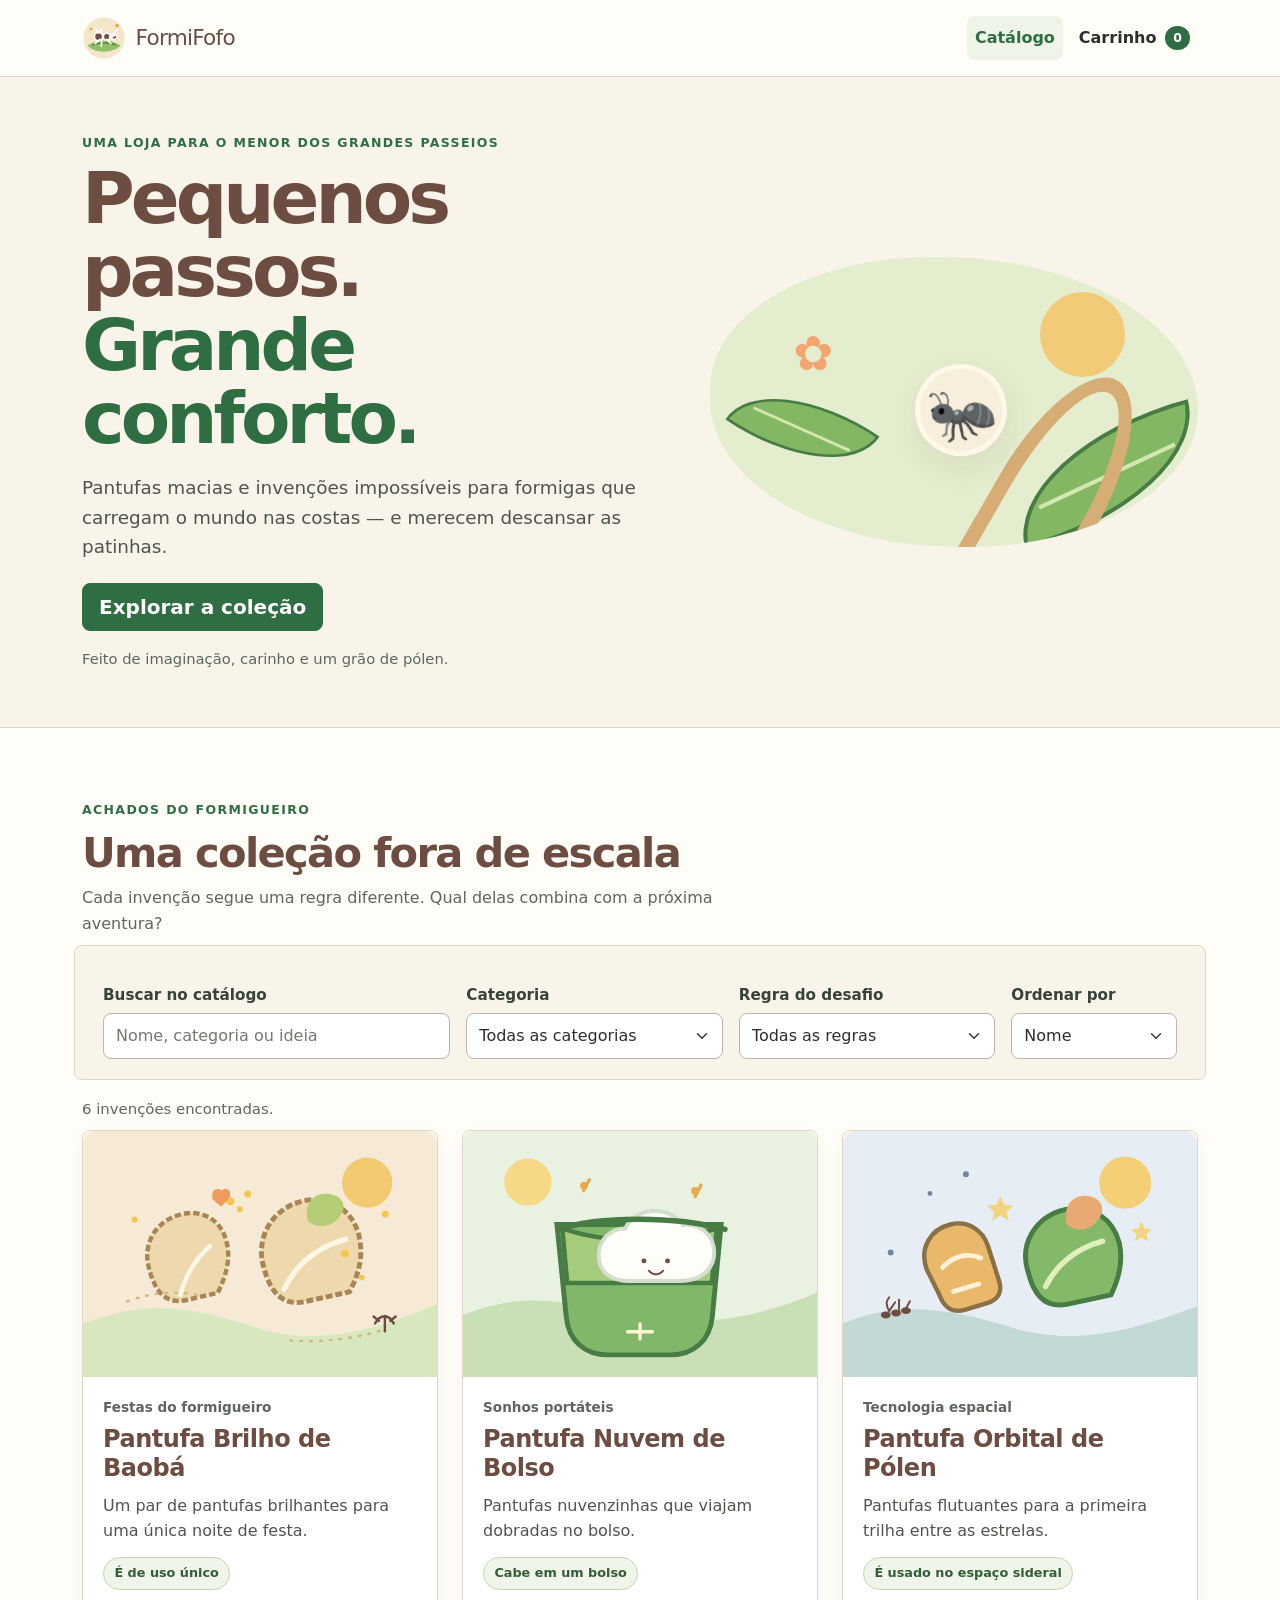
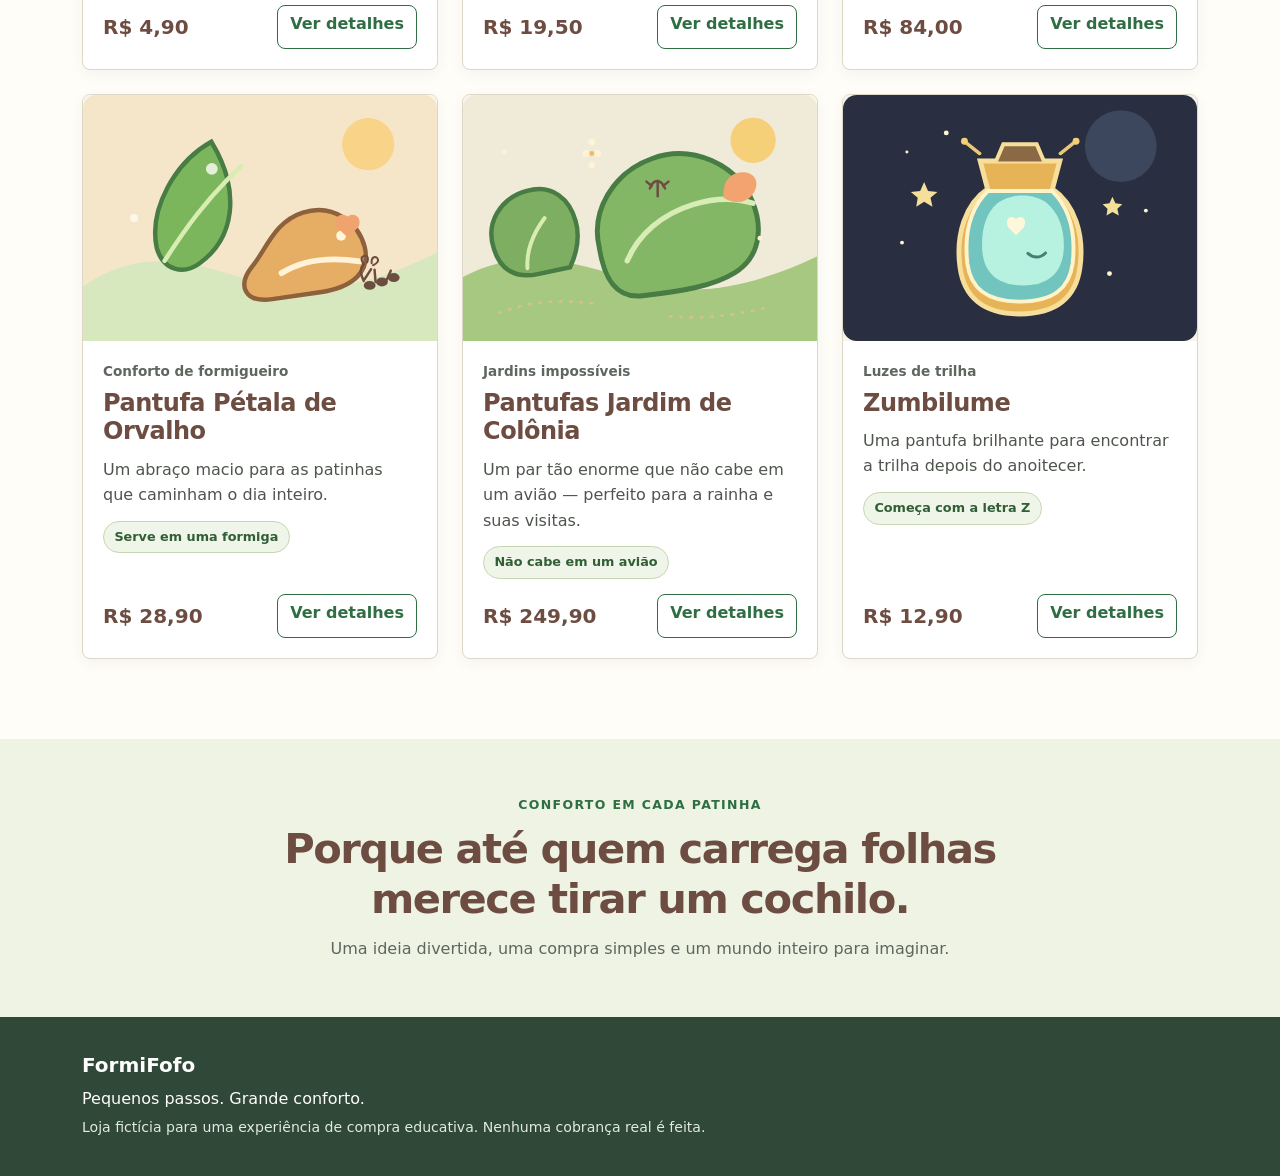
<file: web/index.html>
﻿<!doctype html>
<html lang="pt-BR">
<head>
  <meta charset="utf-8">
  <meta name="viewport" content="width=device-width, initial-scale=1">
  <meta name="description" content="Pantufas e invenções minúsculas para formigas. Descubra a FormiFofo: pequenos passos, grande conforto.">
  <meta property="og:type" content="website">
  <meta property="og:locale" content="pt_BR">
  <meta property="og:site_name" content="FormiFofo">
  <meta property="og:title" content="FormiFofo — pequenos passos, grande conforto">
  <meta property="og:description" content="Uma loja imaginária de pantufas e invenções para formigas. Explore o catálogo e prepare seu formigueiro para novas aventuras.">
  <title>FormiFofo | Pantufas para pequenos passos</title>
  <link rel="icon" type="image/svg+xml" href="assets/favicon.svg">
  <link href="https://cdn.jsdelivr.net/npm/bootstrap@5.3.3/dist/css/bootstrap.min.css" rel="stylesheet" integrity="sha384-QWTKZyjpPEjISv5WaRU9OFeRpok6YctnYmDr5pNlyT2bRjXh0JMhjY6hW+ALEwIH" crossorigin="anonymous">
  <link rel="stylesheet" href="css/styles.css">
  <script src="js/store.js" defer></script>
  <script src="js/main.js" defer></script>
  <script src="https://cdn.jsdelivr.net/npm/bootstrap@5.3.3/dist/js/bootstrap.bundle.min.js" integrity="sha384-YvpcrYf0tY3lHB60NNkmXc5s9fDVZLESaAA55NDzOxhy9GkcIdslK1eN7N6jIeHz" crossorigin="anonymous" defer></script>
</head>
<body>
  <a class="skip-link" href="#conteudo">Pular para o conteúdo principal</a>
  <header class="site-header">
    <nav class="navbar navbar-expand-lg" aria-label="Navegação principal">
      <div class="container">
        <a class="navbar-brand brand-lockup" href="index.html" aria-label="FormiFofo, página inicial">
          <img src="assets/formifofo-selo.svg" width="44" height="44" alt="">
          <span>FormiFofo</span>
        </a>
        <button class="navbar-toggler" type="button" data-bs-toggle="collapse" data-bs-target="#menuPrincipal" aria-controls="menuPrincipal" aria-expanded="false" aria-label="Abrir menu">
          <span class="navbar-toggler-icon"></span>
        </button>
        <div class="collapse navbar-collapse" id="menuPrincipal">
          <ul class="navbar-nav ms-auto align-items-lg-center gap-lg-2">
            <li class="nav-item"><a class="nav-link active" aria-current="page" href="index.html">Catálogo</a></li>
            <li class="nav-item"><a class="nav-link cart-link" href="checkout.html" aria-label="Carrinho, 0 itens">Carrinho <span class="cart-count" data-cart-count aria-hidden="true">0</span></a></li>
          </ul>
        </div>
      </div>
    </nav>
  </header>

  <main id="conteudo" tabindex="-1">
    <section class="hero" aria-labelledby="titulo-principal">
      <div class="container hero-content">
        <div class="hero-copy">
          <p class="eyebrow">Uma loja para o menor dos grandes passeios</p>
          <h1 id="titulo-principal">Pequenos passos.<br><span>Grande conforto.</span></h1>
          <p class="lead">Pantufas macias e invenções impossíveis para formigas que carregam o mundo nas costas — e merecem descansar as patinhas.</p>
          <a class="btn btn-primary btn-lg" href="#colecao">Explorar a coleção</a>
          <p class="hero-note">Feito de imaginação, carinho e um grão de pólen.</p>
        </div>
        <div class="hero-art" aria-hidden="true">
          <span class="hero-sun"></span>
          <span class="hero-leaf hero-leaf-one"></span>
          <span class="hero-leaf hero-leaf-two"></span>
          <span class="hero-path"></span>
          <span class="hero-ant">🐜</span>
          <span class="hero-flower">✿</span>
        </div>
      </div>
    </section>

    <section class="container catalog-section py-5" id="colecao" aria-labelledby="titulo-colecao">
      <div class="section-heading">
        <div>
          <p class="eyebrow">Achados do formigueiro</p>
          <h2 id="titulo-colecao">Uma coleção fora de escala</h2>
          <p class="section-intro">Cada invenção segue uma regra diferente. Qual delas combina com a próxima aventura?</p>
        </div>
      </div>

      <form class="filter-panel row g-3 align-items-end" role="search" aria-label="Buscar e filtrar produtos">
        <div class="col-12 col-md-6 col-xl-4">
          <label class="form-label" for="buscaProduto">Buscar no catálogo</label>
          <input class="form-control" id="buscaProduto" type="search" placeholder="Nome, categoria ou ideia" autocomplete="off">
        </div>
        <div class="col-12 col-sm-6 col-xl-3">
          <label class="form-label" for="filtroCategoria">Categoria</label>
          <select class="form-select" id="filtroCategoria"><option value="">Todas as categorias</option></select>
        </div>
        <div class="col-12 col-sm-6 col-xl-3">
          <label class="form-label" for="filtroRegra">Regra do desafio</label>
          <select class="form-select" id="filtroRegra"><option value="">Todas as regras</option></select>
        </div>
        <div class="col-12 col-xl-2">
          <label class="form-label" for="ordenacao">Ordenar por</label>
          <select class="form-select" id="ordenacao">
            <option value="nome">Nome</option>
            <option value="menor-preco">Menor preço</option>
            <option value="maior-preco">Maior preço</option>
          </select>
        </div>
      </form>

      <div class="catalog-status-row">
        <p id="resultadoBusca" class="catalog-status" role="status" aria-live="polite"></p>
        <p id="avisoLoja" class="store-notice" role="status" aria-live="polite" hidden></p>
      </div>
      <div class="row g-4" id="listaProdutos" aria-label="Produtos da FormiFofo"></div>
      <div class="empty-state" id="semResultados" hidden>
        <span class="empty-state-icon" aria-hidden="true">🍃</span>
        <h3>Esse caminho ainda não tem pegadas</h3>
        <p>Tente outra palavra ou escolha filtros diferentes.</p>
      </div>
      <noscript><p class="alert alert-warning mt-4">Ative o JavaScript para explorar o catálogo e usar o carrinho.</p></noscript>
    </section>

    <section class="brand-promise" aria-labelledby="titulo-promessa">
      <div class="container promise-content">
        <p class="eyebrow">Conforto em cada patinha</p>
        <h2 id="titulo-promessa">Porque até quem carrega folhas merece tirar um cochilo.</h2>
        <p>Uma ideia divertida, uma compra simples e um mundo inteiro para imaginar.</p>
      </div>
    </section>
  </main>

  <footer class="site-footer">
    <div class="container footer-content">
      <a class="footer-brand" href="index.html">FormiFofo</a>
      <p>Pequenos passos. Grande conforto.</p>
      <p class="footer-note">Loja fictícia para uma experiência de compra educativa. Nenhuma cobrança real é feita.</p>
    </div>
  </footer>
</body>
</html>
</file>
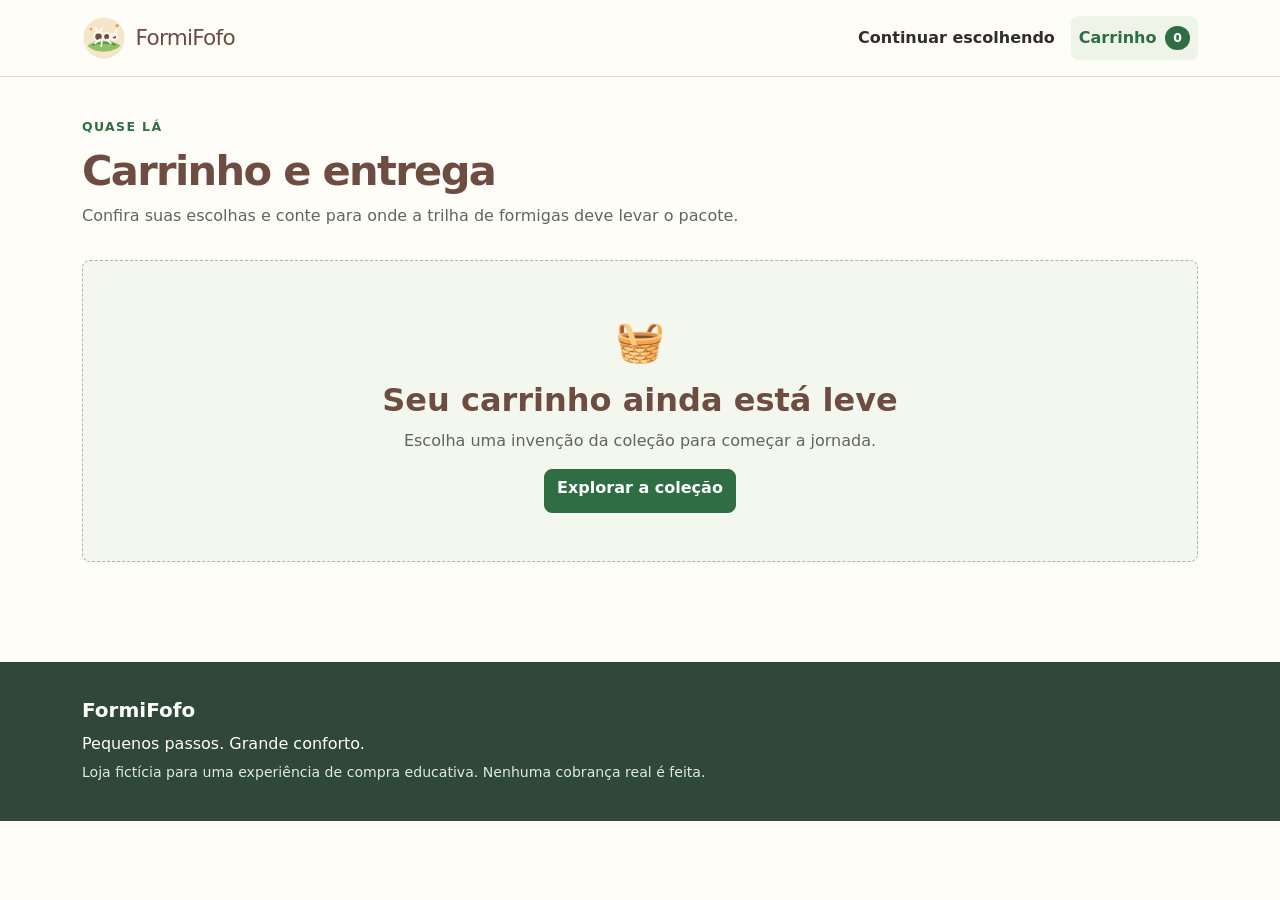
<file: web/checkout.html>
﻿<!doctype html>
<html lang="pt-BR">
<head>
  <meta charset="utf-8">
  <meta name="viewport" content="width=device-width, initial-scale=1">
  <meta name="description" content="Revise seu carrinho e preencha os dados para concluir uma compra simulada na FormiFofo.">
  <meta property="og:type" content="website">
  <meta property="og:locale" content="pt_BR">
  <meta property="og:site_name" content="FormiFofo">
  <meta property="og:title" content="Carrinho e checkout | FormiFofo">
  <meta property="og:description" content="Confira suas invenções e prepare a entrega para o formigueiro.">
  <title>Carrinho e checkout | FormiFofo</title>
  <link rel="icon" type="image/svg+xml" href="assets/favicon.svg">
  <link href="https://cdn.jsdelivr.net/npm/bootstrap@5.3.3/dist/css/bootstrap.min.css" rel="stylesheet" integrity="sha384-QWTKZyjpPEjISv5WaRU9OFeRpok6YctnYmDr5pNlyT2bRjXh0JMhjY6hW+ALEwIH" crossorigin="anonymous">
  <link rel="stylesheet" href="css/styles.css">
  <script src="js/store.js" defer></script>
  <script src="js/checkout.js" defer></script>
  <script src="https://cdn.jsdelivr.net/npm/bootstrap@5.3.3/dist/js/bootstrap.bundle.min.js" integrity="sha384-YvpcrYf0tY3lHB60NNkmXc5s9fDVZLESaAA55NDzOxhy9GkcIdslK1eN7N6jIeHz" crossorigin="anonymous" defer></script>
</head>
<body>
  <a class="skip-link" href="#conteudo">Pular para o conteúdo principal</a>
  <header class="site-header">
    <nav class="navbar navbar-expand-lg" aria-label="Navegação principal">
      <div class="container">
        <a class="navbar-brand brand-lockup" href="index.html" aria-label="FormiFofo, página inicial"><img src="assets/formifofo-selo.svg" width="44" height="44" alt=""><span>FormiFofo</span></a>
        <button class="navbar-toggler" type="button" data-bs-toggle="collapse" data-bs-target="#menuPrincipal" aria-controls="menuPrincipal" aria-expanded="false" aria-label="Abrir menu"><span class="navbar-toggler-icon"></span></button>
        <div class="collapse navbar-collapse" id="menuPrincipal">
          <ul class="navbar-nav ms-auto align-items-lg-center gap-lg-2">
            <li class="nav-item"><a class="nav-link" href="index.html#colecao">Continuar escolhendo</a></li>
            <li class="nav-item"><a class="nav-link active cart-link" href="checkout.html" aria-current="page" aria-label="Carrinho, 0 itens">Carrinho <span class="cart-count" data-cart-count aria-hidden="true">0</span></a></li>
          </ul>
        </div>
      </div>
    </nav>
  </header>

  <main id="conteudo" tabindex="-1" class="container page-section">
    <div class="page-heading">
      <p class="eyebrow">Quase lá</p>
      <h1>Carrinho e entrega</h1>
      <p class="section-intro">Confira suas escolhas e conte para onde a trilha de formigas deve levar o pacote.</p>
    </div>

    <section id="carrinhoVazio" class="empty-state" hidden aria-labelledby="tituloCarrinhoVazio">
      <span class="empty-state-icon" aria-hidden="true">🧺</span>
      <h2 id="tituloCarrinhoVazio">Seu carrinho ainda está leve</h2>
      <p>Escolha uma invenção da coleção para começar a jornada.</p>
      <a class="btn btn-primary" href="index.html#colecao">Explorar a coleção</a>
    </section>

    <div class="row g-4 g-xl-5 checkout-layout" id="checkoutLayout" hidden>
      <section class="col-12 col-xl-7" aria-labelledby="titulo-dados">
        <h2 id="titulo-dados" class="h3 mb-4">Dados para a entrega</h2>
        <p class="simulation-note">Esta compra é uma simulação educativa. Não informe dados de pagamento reais; nenhuma cobrança será feita.</p>
        <form id="checkoutForm" novalidate>
          <fieldset class="form-section">
            <legend>Quem vai receber?</legend>
            <div class="row g-3">
              <div class="col-12 col-md-7">
                <label for="nome" class="form-label">Nome completo</label>
                <input class="form-control" id="nome" name="nome" type="text" autocomplete="name" minlength="2" required aria-describedby="nomeErro">
                <div class="field-error" id="nomeErro" aria-live="polite"></div>
              </div>
              <div class="col-12 col-md-5">
                <label for="telefone" class="form-label">Telefone <span class="optional-label">(opcional)</span></label>
                <input class="form-control" id="telefone" name="telefone" type="tel" inputmode="tel" autocomplete="tel" placeholder="(11) 99999-9999" aria-describedby="telefoneErro">
                <div class="field-error" id="telefoneErro" aria-live="polite"></div>
              </div>
              <div class="col-12">
                <label for="email" class="form-label">E-mail</label>
                <input class="form-control" id="email" name="email" type="email" autocomplete="email" required aria-describedby="emailErro">
                <div class="field-error" id="emailErro" aria-live="polite"></div>
              </div>
            </div>
          </fieldset>

          <fieldset class="form-section">
            <legend>Onde deixamos o pacote?</legend>
            <p class="form-hint">Busque seu CEP para preencher parte do endereço. Você também pode digitar os dados manualmente.</p>
            <div class="row g-3">
              <div class="col-12 col-md-5">
                <label for="cep" class="form-label">CEP</label>
                <div class="input-group">
                  <input class="form-control" id="cep" name="cep" type="text" inputmode="numeric" autocomplete="postal-code" placeholder="00000-000" maxlength="9" required aria-describedby="ajudaCep cepErro">
                  <button class="btn btn-outline-secondary" id="buscarCep" type="button">Buscar CEP</button>
                </div>
                <div class="form-text" id="ajudaCep">Digite os oito números do CEP.</div>
                <div class="field-error" id="cepErro" aria-live="polite"></div>
                <p class="feedback-box" id="cepFeedback" role="status" aria-live="polite"></p>
              </div>
              <div class="col-12 col-md-7">
                <label for="logradouro" class="form-label">Rua ou logradouro</label>
                <input class="form-control" id="logradouro" name="logradouro" type="text" autocomplete="address-line1" required aria-describedby="logradouroErro">
                <div class="field-error" id="logradouroErro" aria-live="polite"></div>
              </div>
              <div class="col-12 col-sm-4">
                <label for="numero" class="form-label">Número</label>
                <input class="form-control" id="numero" name="numero" type="text" required aria-describedby="numeroErro">
                <div class="field-error" id="numeroErro" aria-live="polite"></div>
              </div>
              <div class="col-12 col-sm-8">
                <label for="complemento" class="form-label">Complemento <span class="optional-label">(opcional)</span></label>
                <input class="form-control" id="complemento" name="complemento" type="text" autocomplete="address-line2">
              </div>
              <div class="col-12 col-md-5">
                <label for="bairro" class="form-label">Bairro</label>
                <input class="form-control" id="bairro" name="bairro" type="text" autocomplete="address-level3" required aria-describedby="bairroErro">
                <div class="field-error" id="bairroErro" aria-live="polite"></div>
              </div>
              <div class="col-12 col-md-5">
                <label for="cidade" class="form-label">Cidade</label>
                <input class="form-control" id="cidade" name="cidade" type="text" autocomplete="address-level2" required aria-describedby="cidadeErro">
                <div class="field-error" id="cidadeErro" aria-live="polite"></div>
              </div>
              <div class="col-12 col-md-2">
                <label for="estado" class="form-label">UF</label>
                <input class="form-control" id="estado" name="estado" type="text" maxlength="2" autocomplete="address-level1" required aria-describedby="estadoErro">
                <div class="field-error" id="estadoErro" aria-live="polite"></div>
              </div>
            </div>
          </fieldset>

          <fieldset class="form-section">
            <legend>Últimos detalhes</legend>
            <label for="pagamento" class="form-label">Forma de pagamento simulada</label>
            <select class="form-select" id="pagamento" name="pagamento" required aria-describedby="pagamentoErro">
              <option value="">Escolha uma opção</option>
              <option value="pix">Pix de brincadeira</option>
              <option value="credito">Cartão imaginário</option>
              <option value="boleto">Boleto de pólen</option>
            </select>
            <div class="field-error" id="pagamentoErro" aria-live="polite"></div>
            <div class="form-check mt-4">
              <input class="form-check-input" id="termos" name="termos" type="checkbox" required aria-describedby="termosErro">
              <label class="form-check-label" for="termos">Entendi que este pedido é fictício e não haverá cobrança real.</label>
              <div class="field-error" id="termosErro" aria-live="polite"></div>
            </div>
          </fieldset>
          <p class="feedback-box" id="checkoutFeedback" role="status" aria-live="polite"></p>
          <button class="btn btn-primary btn-lg w-100 w-sm-auto" id="concluirPedido" type="submit">Concluir pedido simulado</button>
        </form>
      </section>

      <aside class="col-12 col-xl-5" aria-labelledby="titulo-resumo">
        <div class="summary-box">
          <h2 id="titulo-resumo" class="h3">Resumo do carrinho</h2>
          <ul class="cart-items" id="itensCarrinho" aria-label="Itens no carrinho"></ul>
          <dl class="totals-list">
            <div><dt>Subtotal</dt><dd id="subtotalCarrinho">R$ 0,00</dd></div>
            <div><dt>Trilha de entrega</dt><dd id="freteCarrinho">R$ 0,00</dd></div>
            <div class="total-line"><dt>Total</dt><dd id="totalCarrinho">R$ 0,00</dd></div>
          </dl>
          <p class="small text-secondary mb-0" id="avisoFrete"></p>
        </div>
      </aside>
    </div>
    <noscript><p class="alert alert-warning mt-4">Ative o JavaScript para revisar o carrinho e concluir o pedido simulado.</p></noscript>
  </main>

  <footer class="site-footer">
    <div class="container footer-content"><a class="footer-brand" href="index.html">FormiFofo</a><p>Pequenos passos. Grande conforto.</p><p class="footer-note">Loja fictícia para uma experiência de compra educativa. Nenhuma cobrança real é feita.</p></div>
  </footer>
</body>
</html>
</file>
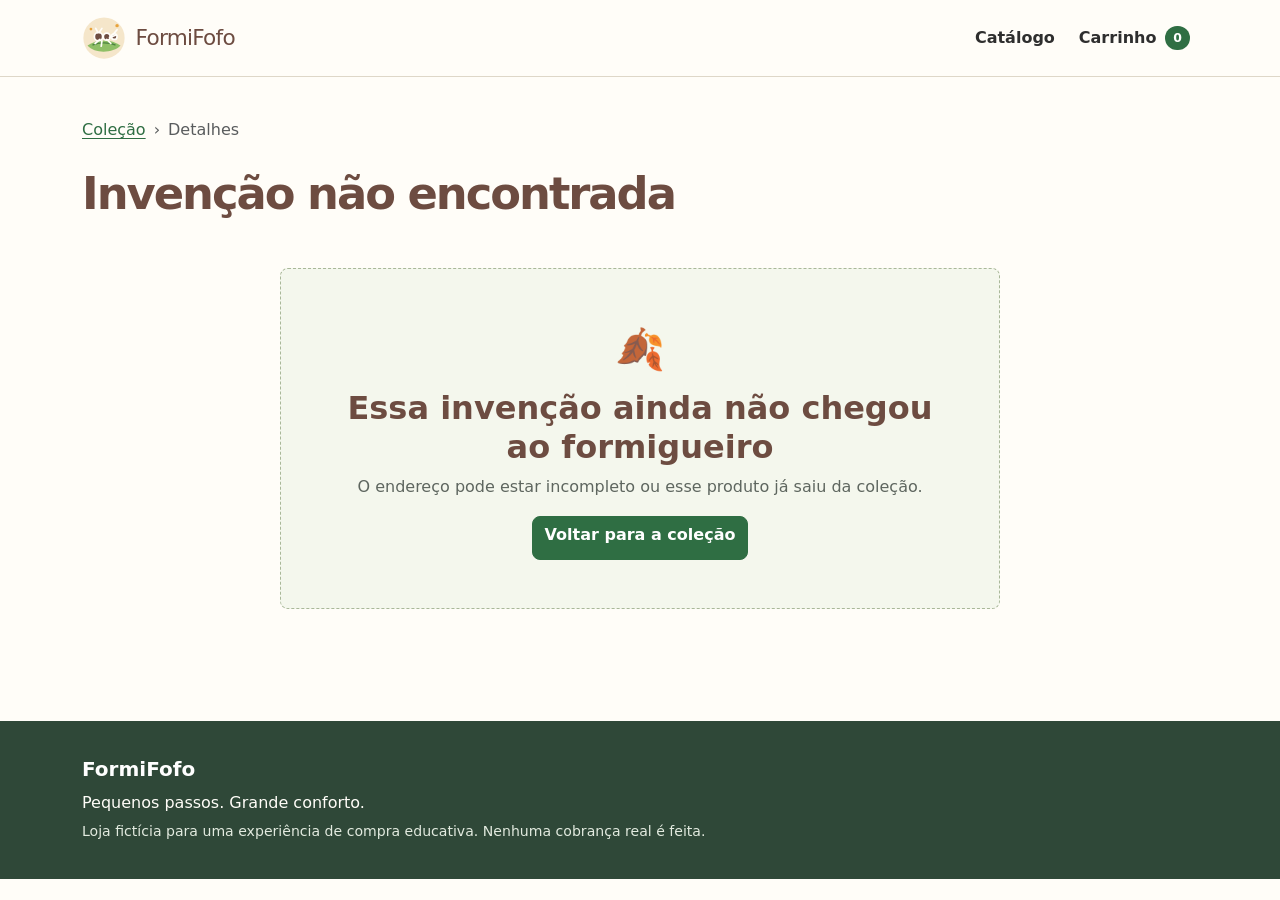
<file: web/produto.html>
﻿<!doctype html>
<html lang="pt-BR">
<head>
  <meta charset="utf-8">
  <meta name="viewport" content="width=device-width, initial-scale=1">
  <meta name="description" content="Conheça os detalhes das pantufas e invenções FormiFofo, feitas para aventuras em escala de formiga.">
  <meta property="og:type" content="product">
  <meta property="og:locale" content="pt_BR">
  <meta property="og:site_name" content="FormiFofo">
  <meta property="og:title" content="Detalhes do produto | FormiFofo">
  <meta property="og:description" content="Uma invenção pequenina para uma aventura enorme.">
  <title>Detalhes do produto | FormiFofo</title>
  <link rel="icon" type="image/svg+xml" href="assets/favicon.svg">
  <link href="https://cdn.jsdelivr.net/npm/bootstrap@5.3.3/dist/css/bootstrap.min.css" rel="stylesheet" integrity="sha384-QWTKZyjpPEjISv5WaRU9OFeRpok6YctnYmDr5pNlyT2bRjXh0JMhjY6hW+ALEwIH" crossorigin="anonymous">
  <link rel="stylesheet" href="css/styles.css">
  <script src="js/store.js" defer></script>
  <script src="js/product.js" defer></script>
  <script src="https://cdn.jsdelivr.net/npm/bootstrap@5.3.3/dist/js/bootstrap.bundle.min.js" integrity="sha384-YvpcrYf0tY3lHB60NNkmXc5s9fDVZLESaAA55NDzOxhy9GkcIdslK1eN7N6jIeHz" crossorigin="anonymous" defer></script>
</head>
<body>
  <a class="skip-link" href="#conteudo">Pular para o conteúdo principal</a>
  <header class="site-header">
    <nav class="navbar navbar-expand-lg" aria-label="Navegação principal">
      <div class="container">
        <a class="navbar-brand brand-lockup" href="index.html" aria-label="FormiFofo, página inicial"><img src="assets/formifofo-selo.svg" width="44" height="44" alt=""><span>FormiFofo</span></a>
        <button class="navbar-toggler" type="button" data-bs-toggle="collapse" data-bs-target="#menuPrincipal" aria-controls="menuPrincipal" aria-expanded="false" aria-label="Abrir menu"><span class="navbar-toggler-icon"></span></button>
        <div class="collapse navbar-collapse" id="menuPrincipal">
          <ul class="navbar-nav ms-auto align-items-lg-center gap-lg-2">
            <li class="nav-item"><a class="nav-link" href="index.html">Catálogo</a></li>
            <li class="nav-item"><a class="nav-link cart-link" href="checkout.html" aria-label="Carrinho, 0 itens">Carrinho <span class="cart-count" data-cart-count aria-hidden="true">0</span></a></li>
          </ul>
        </div>
      </div>
    </nav>
  </header>

  <main id="conteudo" tabindex="-1" class="container page-section">
    <nav aria-label="Você está aqui" class="mb-4">
      <ol class="breadcrumb">
        <li class="breadcrumb-item"><a href="index.html#colecao">Coleção</a></li>
        <li class="breadcrumb-item active" id="breadcrumbProduto" aria-current="page">Detalhes</li>
      </ol>
    </nav>
    <h1 id="produtoTitulo" class="page-title">Preparando a vitrine...</h1>
    <p id="produtoCarregando" role="status" aria-live="polite">Só um instante, estamos encontrando essa invenção.</p>

    <article class="row g-4 g-lg-5 product-detail" id="produtoConteudo" hidden>
      <div class="col-12 col-lg-6">
        <div class="product-detail-frame">
          <img id="produtoImagem" src="assets/pantufa-orvalho.svg" width="720" height="500" alt="">
        </div>
      </div>
      <div class="col-12 col-lg-6 product-detail-copy">
        <p class="eyebrow" id="produtoCategoria"></p>
        <p class="challenge-badge" id="produtoRegra"></p>
        <p class="lead" id="produtoDescricaoCurta"></p>
        <p id="produtoDescricao"></p>
        <p class="price price-large" id="produtoPreco"></p>
        <section class="product-facts" aria-labelledby="titulo-fatos">
          <h2 id="titulo-fatos" class="h4">Feito para a aventura</h2>
          <ul id="produtoDetalhes"></ul>
        </section>
        <form id="formProduto" class="buy-panel">
          <div class="quantity-line">
            <div>
              <label class="form-label" for="quantidade">Quantidade</label>
              <input class="form-control quantity-field" id="quantidade" name="quantidade" type="number" min="1" max="99" step="1" value="1" inputmode="numeric" aria-describedby="subtotalProduto">
            </div>
            <p class="quantity-total" id="subtotalProduto" aria-live="polite"></p>
          </div>
          <button class="btn btn-primary btn-lg" type="submit">Adicionar ao carrinho</button>
        </form>
        <div class="feedback-box" id="produtoFeedback" role="status" aria-live="polite"></div>
      </div>
    </article>

    <section class="empty-state product-not-found" id="produtoNaoEncontrado" hidden aria-labelledby="tituloNaoEncontrado">
      <span class="empty-state-icon" aria-hidden="true">🍂</span>
      <h2 id="tituloNaoEncontrado">Essa invenção ainda não chegou ao formigueiro</h2>
      <p>O endereço pode estar incompleto ou esse produto já saiu da coleção.</p>
      <a class="btn btn-primary" href="index.html#colecao">Voltar para a coleção</a>
    </section>
    <noscript><p class="alert alert-warning mt-4">Ative o JavaScript para carregar os detalhes desta invenção.</p></noscript>
  </main>

  <footer class="site-footer">
    <div class="container footer-content"><a class="footer-brand" href="index.html">FormiFofo</a><p>Pequenos passos. Grande conforto.</p><p class="footer-note">Loja fictícia para uma experiência de compra educativa. Nenhuma cobrança real é feita.</p></div>
  </footer>
</body>
</html>
</file>
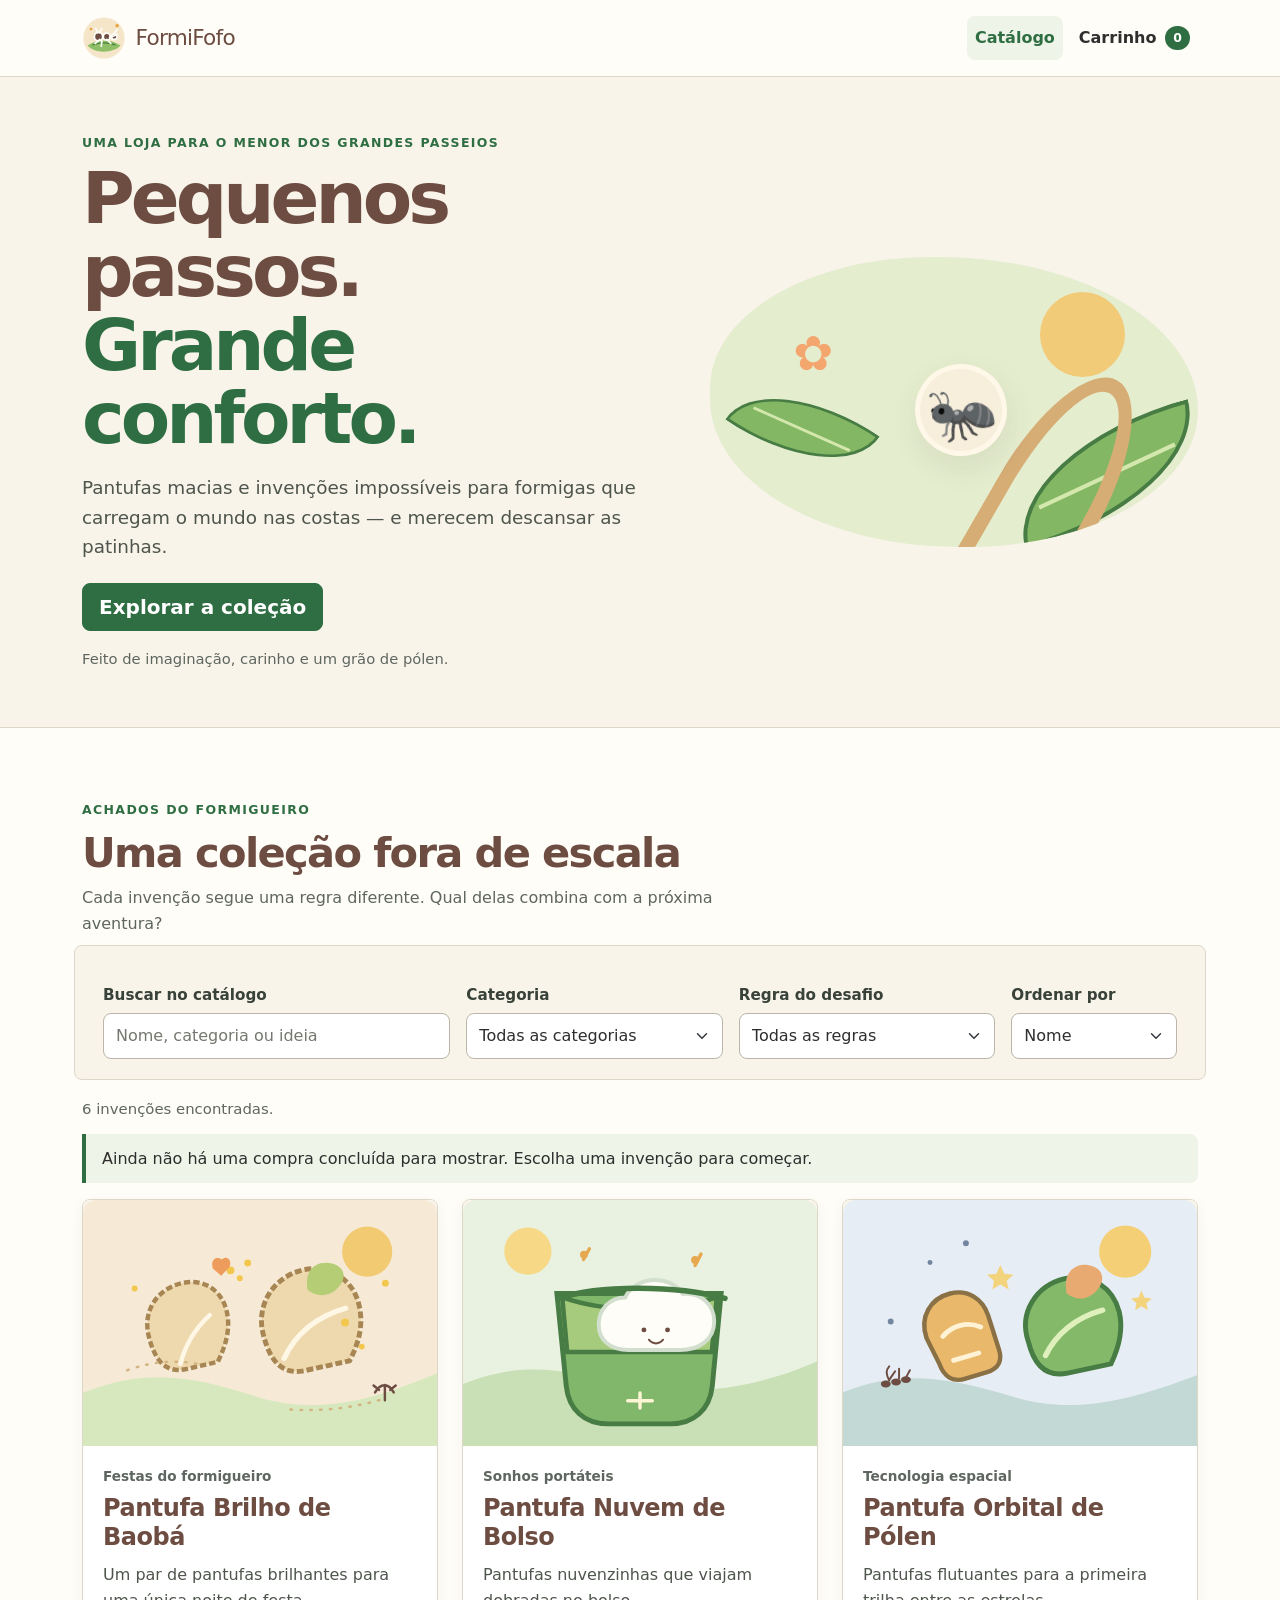
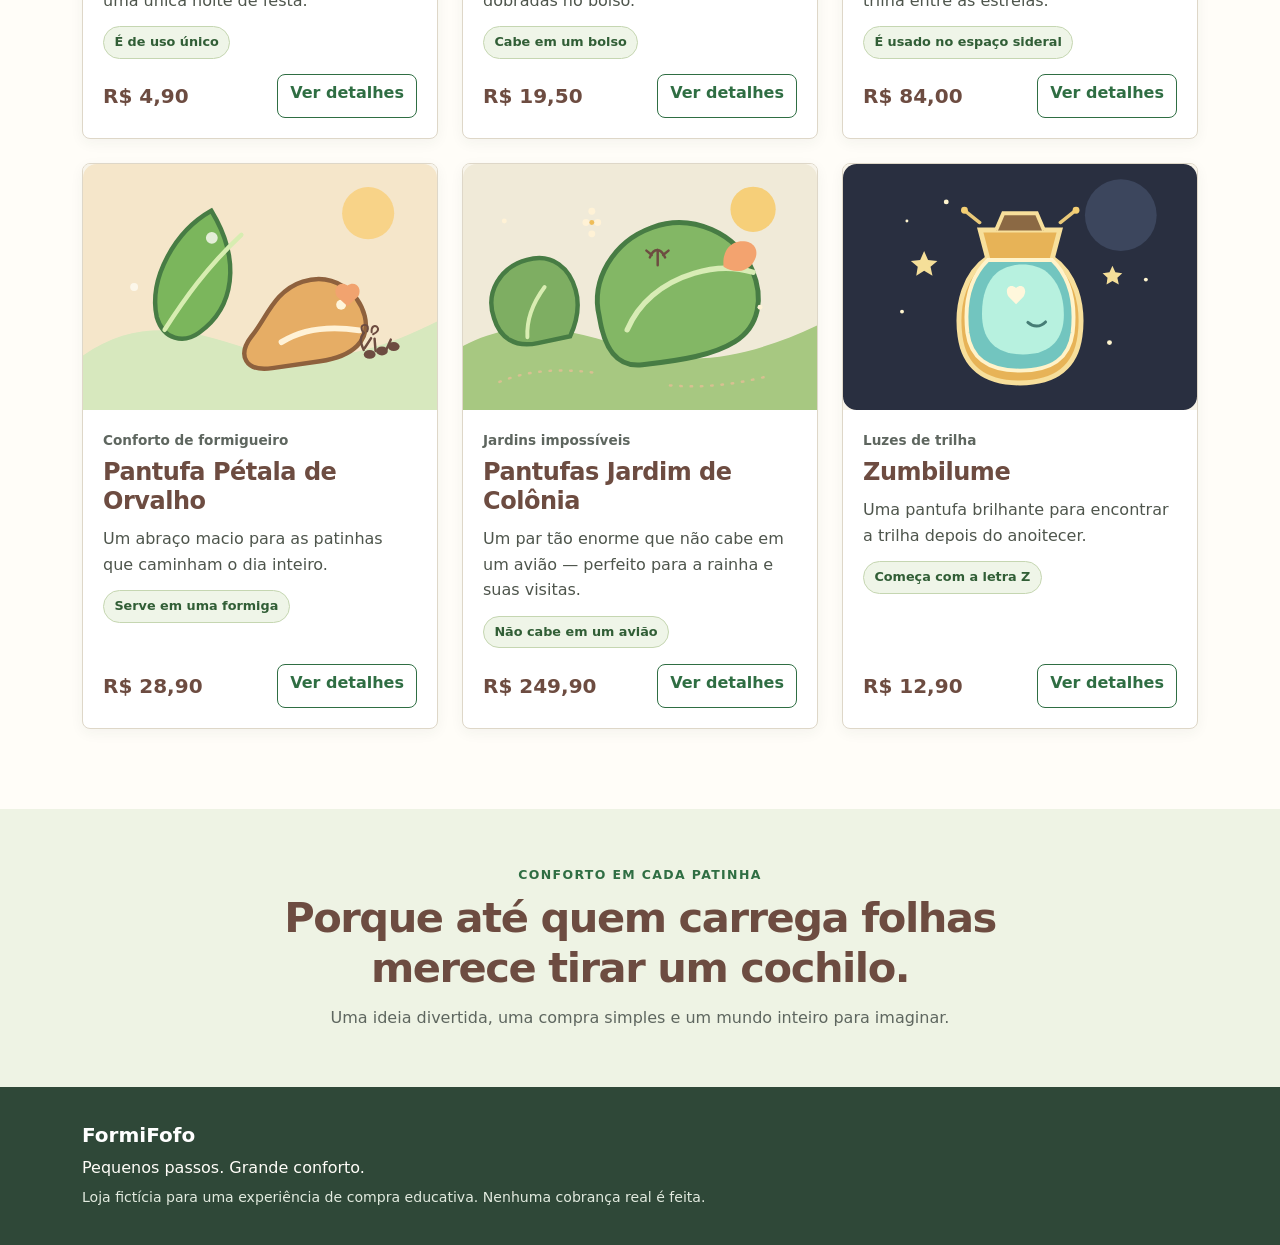
<file: web/sucesso.html>
﻿<!doctype html>
<html lang="pt-BR">
<head>
  <meta charset="utf-8">
  <meta name="viewport" content="width=device-width, initial-scale=1">
  <meta name="description" content="Confira a confirmação e o resumo do seu pedido simulado na FormiFofo.">
  <meta property="og:type" content="website">
  <meta property="og:locale" content="pt_BR">
  <meta property="og:site_name" content="FormiFofo">
  <meta property="og:title" content="Pedido confirmado | FormiFofo">
  <meta property="og:description" content="Seu pedido imaginário já está a caminho do formigueiro.">
  <title>Pedido confirmado | FormiFofo</title>
  <link rel="icon" type="image/svg+xml" href="assets/favicon.svg">
  <link href="https://cdn.jsdelivr.net/npm/bootstrap@5.3.3/dist/css/bootstrap.min.css" rel="stylesheet" integrity="sha384-QWTKZyjpPEjISv5WaRU9OFeRpok6YctnYmDr5pNlyT2bRjXh0JMhjY6hW+ALEwIH" crossorigin="anonymous">
  <link rel="stylesheet" href="css/styles.css">
  <script src="js/store.js" defer></script>
  <script src="js/success.js" defer></script>
  <script src="https://cdn.jsdelivr.net/npm/bootstrap@5.3.3/dist/js/bootstrap.bundle.min.js" integrity="sha384-YvpcrYf0tY3lHB60NNkmXc5s9fDVZLESaAA55NDzOxhy9GkcIdslK1eN7N6jIeHz" crossorigin="anonymous" defer></script>
</head>
<body>
  <a class="skip-link" href="#conteudo">Pular para o conteúdo principal</a>
  <header class="site-header">
    <nav class="navbar navbar-expand-lg" aria-label="Navegação principal">
      <div class="container">
        <a class="navbar-brand brand-lockup" href="index.html" aria-label="FormiFofo, página inicial"><img src="assets/formifofo-selo.svg" width="44" height="44" alt=""><span>FormiFofo</span></a>
        <button class="navbar-toggler" type="button" data-bs-toggle="collapse" data-bs-target="#menuPrincipal" aria-controls="menuPrincipal" aria-expanded="false" aria-label="Abrir menu"><span class="navbar-toggler-icon"></span></button>
        <div class="collapse navbar-collapse" id="menuPrincipal">
          <ul class="navbar-nav ms-auto align-items-lg-center gap-lg-2">
            <li class="nav-item"><a class="nav-link" href="index.html#colecao">Voltar à coleção</a></li>
            <li class="nav-item"><a class="nav-link cart-link" href="checkout.html" aria-label="Carrinho, 0 itens">Carrinho <span class="cart-count" data-cart-count aria-hidden="true">0</span></a></li>
          </ul>
        </div>
      </div>
    </nav>
  </header>

  <main id="conteudo" tabindex="-1" class="container page-section">
    <section class="success-panel mx-auto" id="pedidoConcluido" hidden aria-labelledby="tituloSucesso">
      <div class="success-icon" aria-hidden="true">✓</div>
      <p class="eyebrow">Pedido registrado no formigueiro</p>
      <h1 id="tituloSucesso">Compra concluída com sucesso!</h1>
      <p class="lead" id="mensagemCliente"></p>
      <dl class="order-data">
        <div><dt>Número do pedido</dt><dd id="numeroPedido"></dd></div>
        <div><dt>Status</dt><dd>Simulação concluída</dd></div>
      </dl>
      <section class="order-summary" aria-labelledby="tituloItensPedido">
        <h2 id="tituloItensPedido" class="h4">Sua encomenda</h2>
        <ul class="cart-items" id="itensPedido"></ul>
        <dl class="totals-list">
          <div><dt>Subtotal</dt><dd id="subtotalPedido"></dd></div>
          <div><dt>Trilha de entrega</dt><dd id="fretePedido"></dd></div>
          <div class="total-line"><dt>Total</dt><dd id="totalPedido"></dd></div>
        </dl>
      </section>
      <a class="btn btn-primary btn-lg mt-4" href="index.html">Voltar para a coleção</a>
      <p class="small text-secondary mt-3 mb-0">Nenhuma cobrança real foi realizada.</p>
    </section>
    <noscript><p class="alert alert-warning">Ative o JavaScript para exibir a confirmação do pedido.</p></noscript>
  </main>

  <footer class="site-footer">
    <div class="container footer-content"><a class="footer-brand" href="index.html">FormiFofo</a><p>Pequenos passos. Grande conforto.</p><p class="footer-note">Loja fictícia para uma experiência de compra educativa. Nenhuma cobrança real é feita.</p></div>
  </footer>
</body>
</html>
</file>
<file: web/css/styles.css>
﻿:root {
  color-scheme: light;
  --leaf: #4caf50;
  --leaf-dark: #2f6e43;
  --earth: #6d4c41;
  --sand: #f5e6ca;
  --paper: #fffdf8;
  --surface: #f8f4ea;
  --ink: #2e2e2e;
  --muted: #5e665f;
  --border: #ded7c8;
  --success: #286a3a;
  --danger: #a92d22;
  --radius: 8px;
  --shadow: 0 12px 30px rgb(63 71 48 / 9%);
}

* { box-sizing: border-box; }
[hidden] { display: none !important; }
html { scroll-behavior: smooth; }
body {
  min-width: 320px;
  margin: 0;
  overflow-x: hidden;
  color: var(--ink);
  background: var(--paper);
  font-family: Inter, "Segoe UI", system-ui, -apple-system, sans-serif;
  line-height: 1.6;
}
img { max-width: 100%; }
a { color: var(--leaf-dark); text-underline-offset: .18em; }
a:hover { color: #1e512f; }
:focus-visible {
  outline: 3px solid #b16427 !important;
  outline-offset: 3px;
  box-shadow: 0 0 0 4px var(--paper) !important;
}
.skip-link {
  position: absolute;
  top: -5rem;
  left: 1rem;
  z-index: 1100;
  padding: .75rem 1rem;
  border-radius: var(--radius);
  background: var(--ink);
  color: #fff;
  font-weight: 700;
}
.skip-link:focus { top: 1rem; color: #fff; }

.site-header {
  position: relative;
  z-index: 5;
  border-bottom: 1px solid var(--border);
  background: var(--paper);
}
.navbar { min-height: 76px; }
.brand-lockup {
  display: inline-flex;
  align-items: center;
  gap: .6rem;
  color: var(--earth);
  font-size: 1.35rem;
  letter-spacing: -.035em;
}
.brand-lockup:hover { color: var(--leaf-dark); }
.brand-lockup img { flex: 0 0 auto; }
.navbar-nav .nav-link {
  min-height: 44px;
  display: inline-flex;
  align-items: center;
  border-radius: var(--radius);
  color: var(--ink);
  font-weight: 650;
}
.navbar-nav .nav-link:hover,
.navbar-nav .nav-link.active { color: var(--leaf-dark); background: #eef4e7; }
.cart-link { gap: .55rem; }
.cart-count {
  display: inline-grid;
  min-width: 1.55rem;
  height: 1.55rem;
  place-items: center;
  padding: 0 .35rem;
  border-radius: 99px;
  background: var(--leaf-dark);
  color: #fff;
  font-size: .78rem;
  font-weight: 750;
  line-height: 1;
}
.navbar-toggler { min-width: 44px; min-height: 44px; border-color: var(--border); }

.hero {
  overflow: hidden;
  background: var(--surface);
  border-bottom: 1px solid var(--border);
}
.hero-content {
  position: relative;
  display: grid;
  min-height: 400px;
  grid-template-columns: minmax(0, 1.1fr) minmax(220px, .9fr);
  align-items: center;
  gap: 2rem;
  padding-top: 3.5rem;
  padding-bottom: 3.5rem;
}
.hero-copy { position: relative; z-index: 1; max-width: 650px; }
.eyebrow {
  margin: 0 0 .55rem;
  color: var(--leaf-dark);
  font-size: .78rem;
  font-weight: 800;
  letter-spacing: .11em;
  text-transform: uppercase;
}
.hero h1 {
  max-width: 13ch;
  margin: 0 0 1.1rem;
  color: var(--earth);
  font-size: clamp(2.4rem, 6vw, 4.5rem);
  font-weight: 850;
  letter-spacing: -.055em;
  line-height: 1.02;
}
.hero h1 span { color: var(--leaf-dark); }
.hero .lead { max-width: 58ch; margin-bottom: 1.35rem; color: #4e554c; font-size: 1.15rem; }
.hero-note { margin: 1rem 0 0; color: var(--muted); font-size: .92rem; }
.hero-art {
  position: relative;
  min-height: 290px;
  overflow: hidden;
  border-radius: 46% 54% 48% 52%;
  background: #e5edcf;
}
.hero-sun {
  position: absolute;
  top: 12%;
  right: 15%;
  width: 85px;
  height: 85px;
  border-radius: 50%;
  background: #f1cb77;
}
.hero-leaf {
  position: absolute;
  display: block;
  width: 145px;
  height: 76px;
  border: 3px solid #477c44;
  border-radius: 100% 0 100% 0;
  background: #83b764;
  transform: rotate(-27deg);
}
.hero-leaf::after {
  position: absolute;
  top: 50%;
  left: 10%;
  width: 80%;
  height: 3px;
  background: #d4e7ad;
  content: "";
  transform: rotate(-10deg);
}
.hero-leaf-one { right: 4%; bottom: 12%; transform: rotate(-15deg) scale(1.35); }
.hero-leaf-two { bottom: 28%; left: 4%; transform: rotate(34deg) scale(.95); }
.hero-path {
  position: absolute;
  right: 20%;
  bottom: -36%;
  width: 110px;
  height: 290px;
  border: 15px solid #d6ad75;
  border-bottom: 0;
  border-radius: 50% 50% 0 0;
  transform: rotate(30deg);
}
.hero-ant {
  position: absolute;
  top: 37%;
  left: 42%;
  display: grid;
  width: 92px;
  height: 92px;
  place-items: center;
  border: 5px solid #fff8e8;
  border-radius: 50%;
  background: #f7eedc;
  box-shadow: var(--shadow);
  font-size: 3.4rem;
  transform: rotate(-13deg);
}
.hero-flower { position: absolute; top: 20%; left: 17%; color: #f4a66f; font-size: 3rem; }

.catalog-section { padding-top: 4.5rem !important; padding-bottom: 5rem !important; }
.section-heading { display: flex; align-items: end; justify-content: space-between; gap: 1.5rem; margin-bottom: 1.5rem; }
.section-heading h2,
.page-heading h1 { margin: 0; color: var(--earth); font-size: clamp(1.8rem, 4vw, 2.6rem); font-weight: 800; letter-spacing: -.04em; }
.section-intro { max-width: 65ch; margin: .45rem 0 0; color: var(--muted); }
.filter-panel {
  margin-bottom: 1.1rem;
  padding: 1.25rem;
  border: 1px solid var(--border);
  border-radius: var(--radius);
  background: var(--surface);
}
.form-label { margin-bottom: .4rem; color: #394239; font-size: .95rem; font-weight: 700; }
.form-control,
.form-select {
  min-height: 46px;
  border-color: #bcb6a9;
  border-radius: var(--radius);
  background-color: #fff;
  color: var(--ink);
}
.form-control::placeholder { color: #74786f; opacity: 1; }
.form-control:focus,
.form-select:focus,
.form-check-input:focus {
  border-color: var(--leaf-dark);
  box-shadow: 0 0 0 .2rem rgb(47 110 67 / 19%);
}
.catalog-status-row { min-height: 2rem; }
.catalog-status { margin: .75rem 0; color: var(--muted); font-size: .93rem; }
.store-notice {
  margin: .25rem 0 1rem;
  padding: .75rem 1rem;
  border-left: 4px solid var(--leaf-dark);
  border-radius: 0 var(--radius) var(--radius) 0;
  background: #eef4e7;
}
.product-card {
  overflow: hidden;
  border: 1px solid var(--border);
  border-radius: var(--radius);
  background: #fff;
  box-shadow: 0 4px 14px rgb(48 53 43 / 5%);
  transition: transform .18s ease, box-shadow .18s ease;
}
.product-card:hover,
.product-card:focus-within { transform: translateY(-3px); box-shadow: var(--shadow); }
.product-art-link { display: block; overflow: hidden; background: var(--surface); }
.product-art {
  display: block;
  width: 100%;
  height: auto;
  aspect-ratio: 720 / 500;
  object-fit: cover;
}
.product-card-body { display: flex; flex: 1; flex-direction: column; padding: 1.25rem; }
.product-category { margin: 0 0 .4rem; color: var(--muted); font-size: .85rem; font-weight: 700; }
.product-name { margin: 0 0 .65rem; color: var(--earth); font-weight: 800; letter-spacing: -.02em; }
.product-short-description { min-height: 3.2em; margin-bottom: .8rem; color: #4e554c; }
.challenge-badge {
  display: inline-flex;
  align-self: flex-start;
  margin: 0 0 .95rem;
  padding: .32rem .65rem;
  border: 1px solid #c5d6b1;
  border-radius: 99px;
  background: #eff5e8;
  color: #315e36;
  font-size: .8rem;
  font-weight: 750;
}
.product-card-bottom { display: flex; align-items: center; justify-content: space-between; gap: .75rem; margin-top: auto; }
.price { margin: 0; color: var(--earth); font-size: 1.25rem; font-weight: 850; }
.empty-state {
  padding: clamp(1.5rem, 5vw, 3rem);
  border: 1px dashed #a9b899;
  border-radius: var(--radius);
  background: #f4f7ed;
  text-align: center;
}
.empty-state-icon { display: block; margin-bottom: .5rem; font-size: 2.5rem; }
.empty-state h2,
.empty-state h3 { color: var(--earth); font-weight: 800; }
.empty-state p { color: var(--muted); }

.btn { min-height: 44px; border-radius: var(--radius); font-weight: 750; }
.btn-primary {
  border-color: var(--leaf-dark);
  background: var(--leaf-dark);
  color: #fff;
}
.btn-primary:hover,
.btn-primary:active { border-color: #1f542f !important; background: #1f542f !important; color: #fff !important; }
.btn-outline-primary { border-color: var(--leaf-dark); color: var(--leaf-dark); }
.btn-outline-primary:hover,
.btn-outline-primary:active { border-color: var(--leaf-dark) !important; background: var(--leaf-dark) !important; color: #fff !important; }
.btn-outline-secondary { border-color: #8a887f; color: #373b36; font-weight: 700; }
.btn-outline-secondary:hover { border-color: #5d5d55; background: #5d5d55; color: #fff; }
.btn:disabled,
button:disabled { cursor: not-allowed; opacity: .65; }

.brand-promise { padding: 3.5rem 0; background: #eef3e4; text-align: center; }
.promise-content { max-width: 800px; }
.brand-promise h2 { margin: 0 auto .75rem; color: var(--earth); font-size: clamp(1.65rem, 4vw, 2.6rem); font-weight: 800; letter-spacing: -.035em; }
.brand-promise p:last-child { margin-bottom: 0; color: var(--muted); }
.site-footer { margin-top: 0; background: #2f4838; color: #fffdf8; }
.footer-content { padding-top: 2rem; padding-bottom: 2rem; }
.footer-brand { color: #fff; font-size: 1.25rem; font-weight: 850; text-decoration: none; }
.footer-brand:hover { color: #d9edbf; }
.footer-content p { margin: .3rem 0; }
.footer-note { max-width: 70ch; color: #e2eadf; font-size: .88rem; }

.page-section { min-height: 65vh; padding-top: 2.5rem; padding-bottom: 4rem; }
.breadcrumb { --bs-breadcrumb-divider: "›"; }
.breadcrumb-item a { color: var(--leaf-dark); }
.page-title { margin: 0 0 1.4rem; color: var(--earth); font-size: clamp(1.9rem, 4vw, 2.8rem); font-weight: 850; letter-spacing: -.045em; }
.product-detail { align-items: start; }
.product-detail-frame {
  overflow: hidden;
  border: 1px solid var(--border);
  border-radius: var(--radius);
  background: var(--surface);
  box-shadow: var(--shadow);
}
.product-detail-frame img { display: block; width: 100%; height: auto; }
.product-detail-copy .lead { color: #485047; }
.price-large { margin: .9rem 0 1.3rem; font-size: 2rem; }
.product-facts { margin: 1.3rem 0; }
.product-facts h2 { color: var(--earth); font-weight: 800; }
.product-facts ul { padding-left: 1.25rem; }
.product-facts li { margin-bottom: .45rem; }
.buy-panel {
  display: flex;
  flex-wrap: wrap;
  align-items: end;
  gap: 1rem;
  padding: 1.1rem;
  border: 1px solid var(--border);
  border-radius: var(--radius);
  background: var(--surface);
}
.quantity-line { display: flex; align-items: end; gap: 1rem; }
.quantity-field { max-width: 130px; }
.quantity-total { margin: 0 0 .65rem; color: var(--earth); font-weight: 750; }
.feedback-box { min-height: 1.5rem; margin: .75rem 0 0; color: var(--success); }
.feedback-box:empty { display: none; }
.feedback-box a { display: inline-block; margin-left: .25rem; font-weight: 750; }
.feedback-error { color: var(--danger) !important; }
.feedback-success { color: var(--success) !important; }
.product-not-found { max-width: 720px; margin: 3rem auto; }

.checkout-layout { align-items: start; }
.page-heading { margin-bottom: 2rem; }
.page-heading .section-intro { max-width: 70ch; }
.simulation-note {
  margin-bottom: 1.5rem;
  padding: .85rem 1rem;
  border-left: 4px solid #b7772b;
  border-radius: 0 var(--radius) var(--radius) 0;
  background: #fff5e3;
  color: #4f402b;
}
.form-section { margin: 0 0 2rem; padding: 0 0 1.7rem; border: 0; border-bottom: 1px solid var(--border); }
.form-section legend { float: none; width: auto; margin-bottom: 1rem; color: var(--earth); font-size: 1.3rem; font-weight: 800; }
.form-hint { margin: -.5rem 0 1rem; color: var(--muted); }
.optional-label { color: var(--muted); font-size: .85rem; font-weight: 500; }
.field-error { min-height: 0; color: var(--danger); font-size: .875rem; }
.field-error:not(:empty) { margin-top: .25rem; }
.form-control.is-invalid,
.form-select.is-invalid,
.form-check-input.is-invalid { border-color: var(--danger); }
.form-check-input:checked { border-color: var(--leaf-dark); background-color: var(--leaf-dark); }
.form-check-input { width: 1.2rem; height: 1.2rem; margin-top: .22rem; }
.form-check-label { padding-left: .35rem; }
.form-text { color: var(--muted); }
.input-group .btn { min-height: 46px; }
#cepFeedback { margin-top: .4rem; }
.summary-box {
  padding: 1.25rem;
  border: 1px solid var(--border);
  border-radius: var(--radius);
  background: var(--surface);
}
.summary-box h2 { margin-bottom: 1rem; color: var(--earth); font-weight: 800; }
.cart-items { display: grid; gap: .8rem; margin: 0; padding: 0; list-style: none; }
.cart-item { padding: .9rem; border: 1px solid var(--border); border-radius: var(--radius); background: #fff; }
.cart-item-top,
.cart-item-detail { display: flex; align-items: center; justify-content: space-between; gap: .75rem; }
.cart-item-top { margin-bottom: .55rem; }
.cart-item-name { color: var(--earth); font-weight: 800; text-decoration: none; }
.cart-item-name:hover { text-decoration: underline; }
.remove-item { min-height: 40px; padding: .35rem .55rem; border: 0; border-radius: var(--radius); background: transparent; color: #84352c; font-size: .88rem; font-weight: 700; text-decoration: underline; text-underline-offset: .15em; }
.remove-item:hover { background: #f9e9e5; color: #68251f; }
.cart-unit-price { color: var(--muted); font-size: .88rem; }
.cart-quantity { width: 78px; min-height: 40px; padding: .35rem; text-align: center; }
.cart-line-total { white-space: nowrap; color: var(--ink); }
.totals-list { display: grid; gap: .7rem; margin: 1.2rem 0 .85rem; }
.totals-list > div { display: flex; justify-content: space-between; gap: 1rem; }
.totals-list dt { color: #4e554c; font-weight: 500; }
.totals-list dd { margin: 0; font-weight: 700; text-align: right; }
.totals-list .total-line { margin-top: .3rem; padding-top: .85rem; border-top: 1px solid var(--border); color: var(--earth); font-size: 1.15rem; font-weight: 850; }
.order-summary { max-width: 560px; margin: 2rem auto 0; text-align: left; }
.order-summary h2 { color: var(--earth); font-weight: 800; }

.success-panel {
  max-width: 760px;
  padding: clamp(1.5rem, 5vw, 3rem);
  border: 1px solid var(--border);
  border-radius: var(--radius);
  background: var(--paper);
  box-shadow: var(--shadow);
  text-align: center;
}
.success-icon {
  display: grid;
  width: 72px;
  height: 72px;
  place-items: center;
  margin: 0 auto 1.25rem;
  border-radius: 50%;
  background: #e5f0d9;
  color: var(--success);
  font-size: 2.2rem;
  font-weight: 900;
}
.success-panel h1 { color: var(--earth); font-size: clamp(1.85rem, 4vw, 2.6rem); font-weight: 850; letter-spacing: -.04em; }
.success-panel .lead { color: #4e554c; }
.order-data { display: grid; gap: .75rem; max-width: 500px; margin: 1.7rem auto; text-align: left; }
.order-data > div { display: flex; justify-content: space-between; gap: 1rem; padding: .8rem 1rem; border: 1px solid var(--border); border-radius: var(--radius); background: var(--surface); }
.order-data dt { color: var(--muted); }
.order-data dd { margin: 0; font-weight: 800; }
.success-cart-item { display: flex; align-items: center; justify-content: space-between; gap: 1rem; }

@media (min-width: 576px) {
  .w-sm-auto { width: auto !important; }
}
@media (min-width: 1200px) {
  .summary-box { position: sticky; top: 1rem; }
}
@media (max-width: 767.98px) {
  .hero-content { min-height: 0; grid-template-columns: minmax(0, 1fr); gap: 1.4rem; padding-top: 2.8rem; padding-bottom: 2.5rem; }
  .hero-art { min-height: 225px; max-width: 440px; width: 100%; margin: 0 auto; }
  .hero-ant { top: 34%; left: 41%; }
  .catalog-section { padding-top: 3rem !important; }
  .product-short-description { min-height: 0; }
}
@media (max-width: 575.98px) {
  .navbar { min-height: 68px; }
  .brand-lockup { font-size: 1.15rem; }
  .brand-lockup img { width: 38px; height: 38px; }
  .hero h1 { font-size: clamp(2.3rem, 12vw, 3.3rem); }
  .hero-art { min-height: 195px; }
  .filter-panel { padding: 1rem; }
  .product-card-bottom { align-items: flex-start; flex-direction: column; }
  .product-card-bottom .btn { width: 100%; }
  .buy-panel { align-items: stretch; flex-direction: column; }
  .quantity-line { justify-content: space-between; }
  .buy-panel .btn { width: 100%; }
  .cart-item-detail { flex-wrap: wrap; }
  .success-cart-item { align-items: flex-start; }
  .order-data > div { flex-direction: column; gap: .15rem; }
}
@media (prefers-reduced-motion: reduce) {
  html { scroll-behavior: auto; }
  *, *::before, *::after { scroll-behavior: auto !important; animation-duration: .01ms !important; animation-iteration-count: 1 !important; transition-duration: .01ms !important; }
}
</file>
